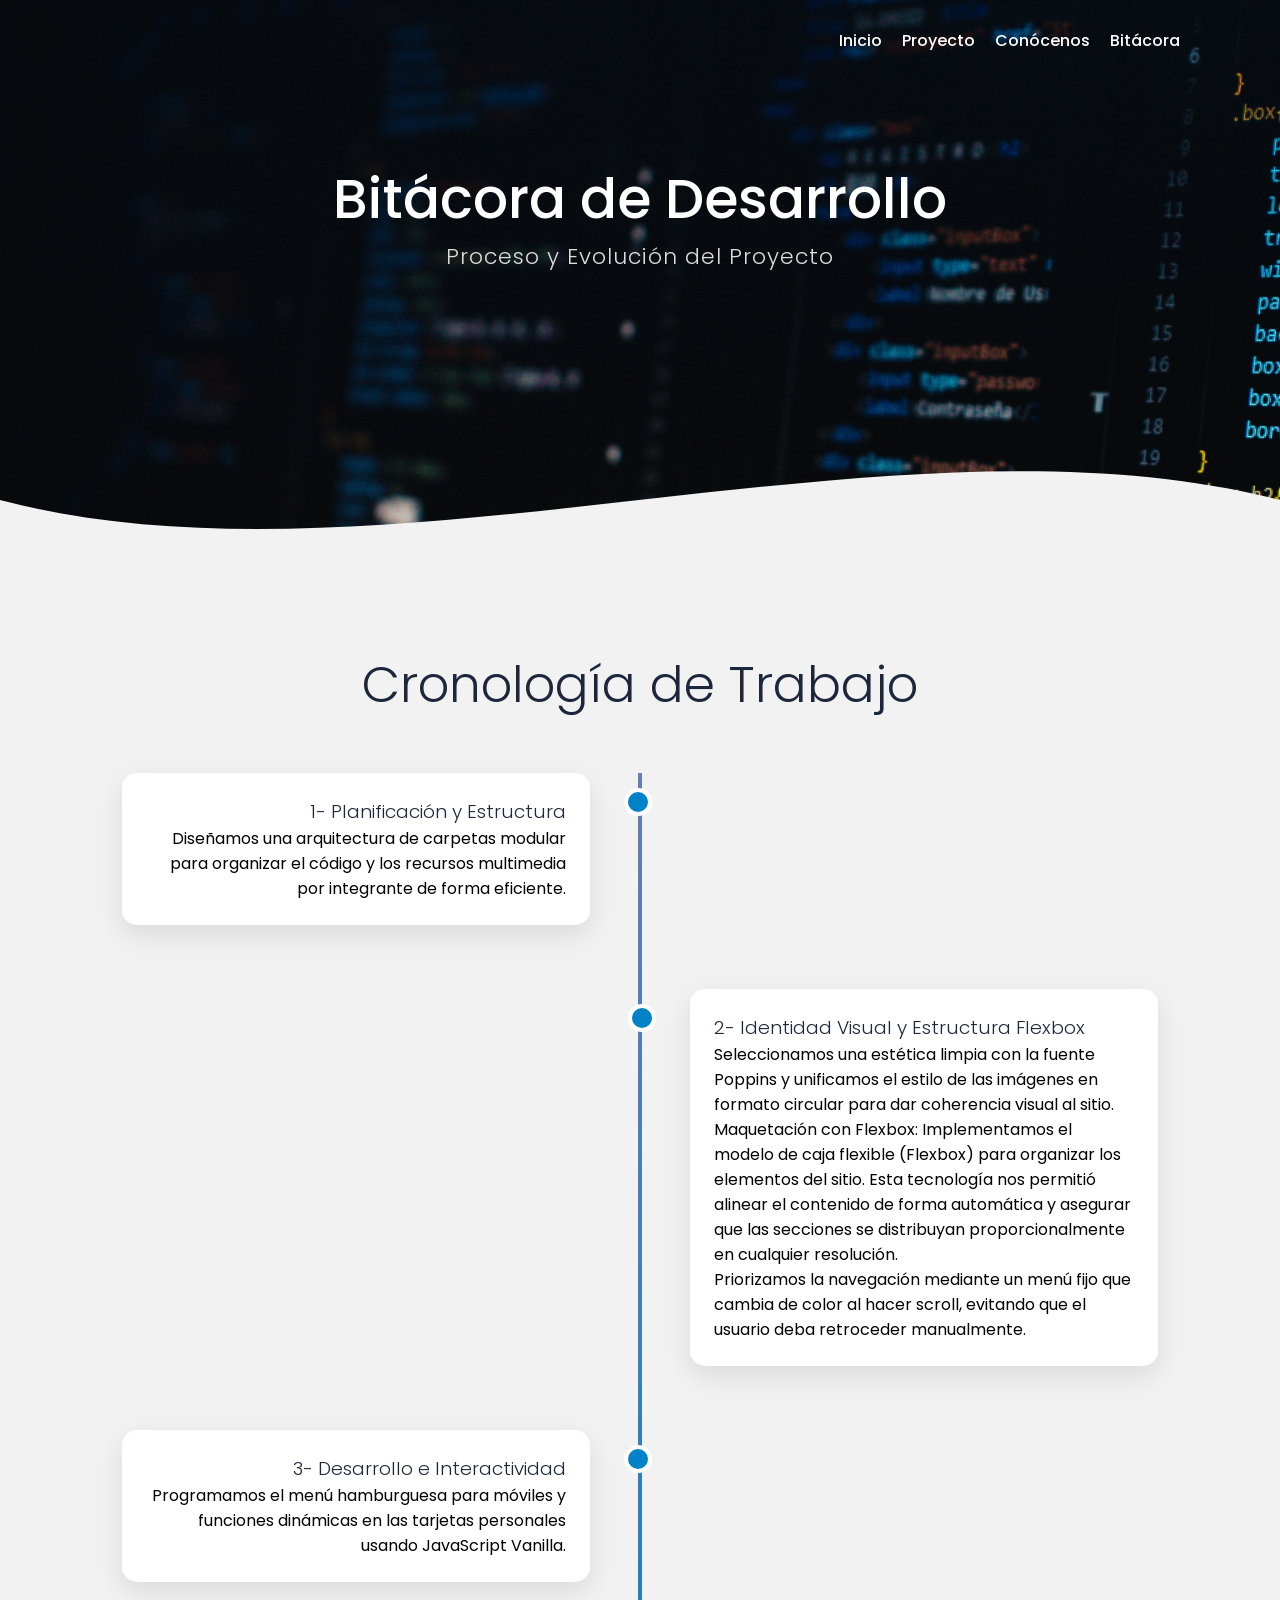
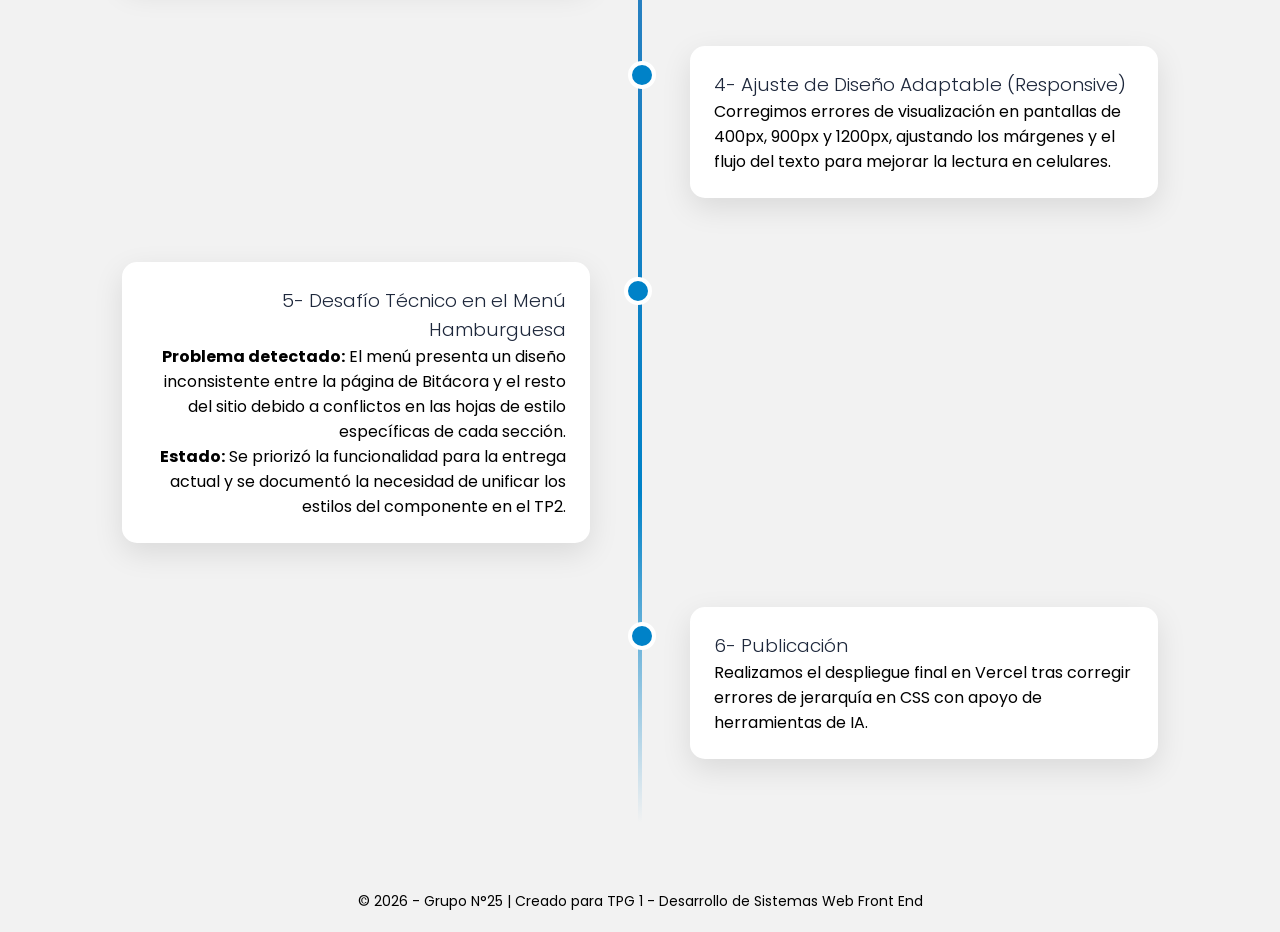
<file: bitacora.html>
<!DOCTYPE html>
<html lang="es">
<head>
    <meta charset="UTF-8">
    <meta name="viewport" content="width=device-width, initial-scale=1.0">
    <title>Bitácora de Desarrollo - Grupo 25</title>
    
    <!-- Vinculación a tu CSS actual (asegurate que el nombre sea exacto) -->
    <link rel="stylesheet" href="css/style.css"> 
    
    <!-- Librerías de iconos y animaciones -->
    <link href="https://unpkg.com/aos@2.3.1/dist/aos.css" rel="stylesheet">
    <link rel="stylesheet" href="https://cdnjs.cloudflare.com/ajax/libs/font-awesome/5.15.4/css/all.min.css">
    
    <!-- Tipografía Poppins -->
    <link href="https://fonts.googleapis.com/css2?family=Poppins:wght@300;400;600&display=swap" rel="stylesheet">
</head>
<body class="bitacora-page">
    <header>
        <!-- Nav idéntico a tu portada para que main.js funcione perfecto -->
        <nav id="nav" class="nav1">
            <div class="contenedor nav">
                <div class="enlaces-header" id="enlaces">
                    <a href="index.html">Inicio</a>
                    <a href="index.html#proyecto">Proyecto</a>
                    <a href="index.html#conocenos">Conócenos</a>
                    <a href="bitacora.html">Bitácora</a>
                </div>
                <!-- Icono de menú para responsive -->
                <div class="hamburger">
                    <i class="fas fa-bars"></i>
                </div>
            </div>
        </nav>

        <section class="textos-header">
            <h1>Bitácora de Desarrollo</h1>
            <h2>Proceso y Evolución del Proyecto</h2>
        </section>

        <!-- Efecto de Ola del encabezado -->
        <div class="wave" style="height: 150px; overflow: hidden;">
            <svg viewBox="0 0 500 150" preserveAspectRatio="none" style="height: 100%; width: 100%;">
                <path d="M-0.00,50.10 C150.00,150.33 349.20,-50.10 500.00,50.10 L500.00,150.33 L-0.00,150.33 Z" style="stroke: none; fill: #f2f2f2;"></path>
            </svg>
        </div>
    </header>

    <main class="conocenos">
        <div class="timeline-container">
            <h2 class="titulo" style="color: #1d273b; margin-bottom: 50px;">Cronología de Trabajo</h2>
            
            <!-- Contenedor de la línea del tiempo alternada -->
            <div class="timeline" style="display: flex; flex-direction: column;">
                
                <!-- Hito 1: A la izquierda -->
                <div class="timeline-item" data-aos="fade-right">
                    <div class="timeline-content">
                        <h3>1- Planificación y Estructura</h3>
                        <p>Diseñamos una arquitectura de carpetas modular para organizar el código y los recursos multimedia por integrante de forma eficiente.</p>
                        
                    </div>
                </div>

                <!-- Hito 2: A la derecha -->
                <div class="timeline-item" data-aos="fade-left">
                    <div class="timeline-content">
                        <h3>2- Identidad Visual y Estructura Flexbox</h3>
                        <p>Seleccionamos una estética limpia con la fuente Poppins y unificamos el estilo de las imágenes en formato circular para dar coherencia visual al sitio.</p>
                        <p>Maquetación con Flexbox: Implementamos el modelo de caja flexible (Flexbox) para organizar los elementos del sitio. Esta tecnología nos permitió alinear el contenido de forma automática y asegurar que las secciones se distribuyan proporcionalmente en cualquier resolución.</p>
                        <p>Priorizamos la navegación mediante un menú fijo que cambia de color al hacer scroll, evitando que el usuario deba retroceder manualmente.</p>
                    </div>
                </div>

                <!-- Hito 3: A la izquierda -->
                <div class="timeline-item" data-aos="fade-right">
                    <div class="timeline-content">
                        <h3>3- Desarrollo e Interactividad</h3>
                        <p>Programamos el menú hamburguesa para móviles y funciones dinámicas en las tarjetas personales usando JavaScript Vanilla.</p>
                    </div>
                </div>

                <!-- Hito 4: A la derecha -->
                <div class="timeline-item" data-aos="fade-left">
                    <div class="timeline-content">
                        <h3>4- Ajuste de Diseño Adaptable (Responsive)</h3>
                        <p>Corregimos errores de visualización en pantallas de 400px, 900px y 1200px, ajustando los márgenes y el flujo del texto para mejorar la lectura en celulares.</p>
                    </div>
                </div>

                <!-- Hito 5: A la izquierda -->
                <div class="timeline-item" data-aos="fade-right">
                    <div class="timeline-content">
                        <h3>5- Desafío Técnico en el Menú Hamburguesa</h3>
                        <p><b>Problema detectado:</b> El menú presenta un diseño inconsistente entre la página de Bitácora y el resto del sitio debido a conflictos en las hojas de estilo específicas de cada sección.</p>
                        <p><b>Estado:</b> Se priorizó la funcionalidad para la entrega actual y se documentó la necesidad de unificar los estilos del componente en el TP2.</p>
                    </div>
                </div>

                <!-- Hito 6: A la derecha -->
                <div class="timeline-item" data-aos="fade-left">
                    <div class="timeline-content">
                        <h3>6- Publicación</h3>
                        <p>Realizamos el despliegue final en Vercel tras corregir errores de jerarquía en CSS con apoyo de herramientas de IA.</p>
                    </div>
                </div>

            </div>
        </div>
    </main>

    <footer>
        <p>© 2026 - Grupo N°25 | Creado para TPG 1 - Desarrollo de Sistemas Web Front End</p>
    </footer>

    <!-- Scripts en orden -->
    <!-- 1. Animaciones AOS -->
    <script src="https://unpkg.com/aos@2.3.1/dist/aos.js"></script>
    <!-- 2. Tu lógica de menú actual -->
    <script src="js/main.js"></script> 
    <!-- 3. Lógica nueva para la línea del tiempo (desvanecimiento) -->
    <script src="js/bitacora.js"></script> 
</body>
</html>
</file>
<file: css/style.css>
@import url('https://fonts.googleapis.com/css2?family=Poppins&display=swap');

*{
    margin: 0;
    padding: 0;
    box-sizing: border-box;    
}

html {
    scroll-behavior: smooth;
}

body{
    font-family: 'Poppins', sans-serif;
}

h1, h2, h3{
    color:#1d273b;
    font-weight: 300;
}

.contenedor{
    width: 90%;
    max-width: 1000px;
    margin: auto;
    overflow: hidden;
}

.contenedor1{
    width: 90%;
    max-width: 1000px;
    margin: auto;
    /*overflow: hidden;*/
    padding: 60px 0;
}

.titulo{
    color: white;
    font-size: 50px;
    text-align: center;
    margin-bottom: 60px;
}

/* Header */

header{
    width: 100%;
    height: 600px;
    background-image: url(../img/inicio/codigo.png);
    background-size: cover;
    background-attachment: fixed;
    position: relative;
}

nav {
    width: 100%;
    height: 80px;
    background: transparent; /* Se vuelve sólido con la clase .nav2 vía JS */
    position: fixed;
    top: 0;
    z-index: 1000; /* Aumentamos un poco por si AOS usa valores altos */
    transition: background 0.5s ease-in-out, height 0.5s;   
}

.nav {
    display: flex;
    justify-content: space-between;
    height: 100%; /* Toma los 80px del padre */
    width: 100%;
    max-width: 1200px; /* Opcional: para que no se estire infinito en monitores 4K */
    margin: 0 auto; /* Centra el contenido si usás max-width */
    align-items: center;
    padding: 0 40px;
}
.enlaces-header{
    font-weight: 300;
    text-decoration: none;
    margin-left: auto;
    display: flex;
    transition: ease-in-out 0.5s;
}

.nav .enlaces-header a{
    color: #ffffff;
    font-weight: 500;
    text-decoration: none;
    margin-right: 20px;
}

/* Clase para que las letras cambien a negro al bajar */
.negro {
    color: #000000 !important;
}

.hamburger{
    display: none;
    text-align: center;
    background: rgba(230, 230, 230, 0.5);
    z-index: 100;
    cursor: pointer;
    transition: color 0.5s ease-in;
}

.hamburger > i{
   font-size: 40px;
   line-height: 80px;
}

/* Ícono blanco cuando nav es transparente */
.hamburger > i {
    color: #ffffff;
}

/* Ícono negro cuando nav se vuelve blanco al hacer scroll */
.nav2 .hamburger > i {
    color: #000000;
}

header .textos-header{
    display: flex;
    height: 430px;
    width: 100%;
    align-items: center;
    justify-content: center;
    flex-direction: column;
    text-align: center;
}

.textos-header h1{
    font-size: 55px;
    text-align: center;
    color: white;
    font-weight: 500;
}

.textos-header h2{
    font-size: 22px;
    color: #ddd;
    letter-spacing: 1px;
}

.wave{
    position: absolute;
    bottom: 0;
    width: 100%;
}

/*Proyecto*/

.contenido-proyecto{
    width: 100%;
    height: 600px;
    display: flex;
    justify-content: space-between;
    align-items: center;
}

.contenido-proyecto > img{
    width:550px;
    animation: ease-in animat 1s;
}

@keyframes animat{
    0%{
        transform: scale(0);
    }100%{
        transform: scale(1);
    }
}

.textos-proyecto{
    margin: 0 0 0 30px;
}

.contenido-proyecto{
    font-weight: 100;
    margin-top: 14px;
    color: #5d6678;
}

.contenido-proyecto a{
    margin: 28px 0 0 0;
    width: 130px;
    display: inline-block;
    background: #4d44df;
    text-align: center;
    color: #ffffff;
    padding: 12px 0;
    text-decoration: none;
    font-weight: 400;
    font-size: 14px;
    border-radius: 5px;
    box-shadow: 0 8px 32px rgba(32, 23, 168, .46);
}

/*Conocenos*/ 

.conocenos{
    background: #f2f2f2;
}
.conocenos .titulo {
    color: #1d273b;
}

.contenedor-integrante{
    display: flex;
    flex-wrap: wrap;
    margin-top: 60px;
    justify-content: space-around;

}

.conocenos{
    background: #f2f2f2;
}

.conocenos .titulo {
    color: #1d273b;
    text-align: center; 
}

.contenedor-integrante{
    display: flex;
    flex-wrap: wrap;
    margin-top: 60px;
    justify-content: space-around;
}

.integrante{
    width: 29%;
    background: #ffffff;
    margin-bottom: 30px;
    border-radius: 10px;
    padding: 45px 30px 40px 30px; 
    transition: 0.5s;

    /* --- AJUSTES PARA ALINEAR EL LINK --- */
    display: flex;
    flex-direction: column; 
    align-items: center;    
}

.integrante:hover{
    box-shadow: 0 4px 10px rgba(17, 29, 48, .26);
}

.integrante > img {
    
    width: 100%;
    max-width: 250px;
    height: 180px;              
    object-fit: cover;          
    border-radius: 8px;
}

.integrante > h3{
    font-size: 24px;
    margin-top: 30px;
    text-align: center;
    color: #1d273b;
}

.integrante > p{
    font-weight: 100;
    color: #5d6678;
    margin-top: 15px;
    padding-bottom: 20px;
    text-align: center; 
}

.integrante > a{
    color: #5d6678;
    font-weight: 400;
    text-decoration: none;
    margin-top: auto; 
    padding-top: 20px; 
}

.integrante > a:hover{
    color: #4d44df;
    transition: color .5s;
}

.conocenos img{
    width: 100%;
    max-width: 250px;
    height: 180px;              
    object-fit: cover;          
    border-radius: 8px;
}


/*Footer*/

footer{
    background: #f2f2f2;
    padding: 20px;
    overflow: hidden;
    display: flex;
    flex-wrap: wrap;
    justify-content: space-evenly;
    margin: auto;
    font-size: 14px;
}



/* ============================================================
   BITÁCORA - DISEÑO BASE (ESCRITORIO)
   ============================================================ */
/* Contenedor principal */
.bitacora-page .timeline-container {
    padding: 3rem 2rem;
    margin: 0 auto;
    max-width: 1100px;
}

/* La línea central con final suavizado */
.bitacora-page .timeline {
    position: relative;
    list-style: none;
    padding: 0;
    display: flex;
    flex-direction: column;
}

.bitacora-page .timeline::before {
    content: "";
    position: absolute;
    left: 50%;
    width: 4px;
    height: 100%;
    /* Degradado que termina en transparente */
    background: linear-gradient(to bottom, #667db6 0%, #0082c8 80%, transparent 100%); 
    transform: translateX(-50%);
    z-index: 0;
}

/* Ítems de la bitácora */
.bitacora-page .timeline-item {
    position: relative;
    margin-bottom: 4rem;
    width: 50%;
    display: flex;
    transition: all 0.5s ease;
}

/* Círculo en la línea */
.bitacora-page .timeline-item::after {
    content: "";
    position: absolute;
    width: 20px;
    height: 20px;
    background: #0082c8;
    border: 4px solid #fff;
    border-radius: 50%;
    top: 15px;
    z-index: 2;
}

/* Alternancia: Izquierda (Impares) */
.bitacora-page .timeline-item:nth-child(odd) {
    align-self: flex-start;
    justify-content: flex-start;
    text-align: right;
    padding-right: 50px;
}
.bitacora-page .timeline-item:nth-child(odd)::after { right: -12px; }

/* Alternancia: Derecha (Pares) */
.bitacora-page .timeline-item:nth-child(even) {
    align-self: flex-end;
    justify-content: flex-end;
    padding-left: 50px;
    text-align: left;
}
.bitacora-page .timeline-item:nth-child(even)::after { left: -12px; }

/* Tarjetas de contenido */
.bitacora-page .timeline-content {
    background: #fff;
    padding: 1.5rem;
    border-radius: 15px;
    box-shadow: 0 10px 30px rgba(0,0,0,0.1);
    width: 100%;
}

/* Color inicial del icono (Blanco para que combine con el header) */
.bitacora-page .hamburger i {
    font-size: 40px;
    line-height: 80px;
}

.bitacora-page .hamburger {
    background: transparent;
}

.bitacora-page .hamburger > i {
    font-size: 24px;
    line-height: 80px;
    color: #ffffff;
}

.nav2.bitacora-page .hamburger > i,
.bitacora-page.nav2 .hamburger > i {
    color: #000000;
}

/* Esto le da el "escudo" sólido al menú al bajar */
.nav2 {
    background-color: #ffffff !important; /* Fondo blanco sólido */
    box-shadow: 0px 2px 10px rgba(0, 0, 0, 0.1); /* Sombra para separarlo del contenido */
    height: 70px; /* Un poco más fino que el original para que quede elegante */
}

/* Forzamos que los enlaces también sean negros sobre el fondo blanco */
.nav2 .enlaces-header a {
    color: #000000 !important;
}
   /* -------------------------------------------------------
   SECCIÓN: PRESENTACIÓN PERSONAL
   ------------------------------------------------------- */
.presentacion h2,
.contenedor1-habilidades h2,
.canciones .titulo,
.peliculas .titulo {
    font-size: 50px;
    color: #1d273b;
    text-align: center;
    margin-bottom: 60px;
    font-weight: 400;
    width: 100%;
}



   .presentacion {
    width: 100%;
    padding: 60px 0;
    background: #ffffff;
    margin: 0;
    overflow: hidden; 
}
 
.contenido-presentacion {
    width: 90%;
    max-width: 1000px;
    margin: auto;
    display: flex;
    flex-wrap: wrap; 
    justify-content: space-between;
    align-items: center;
    gap: 40px;

}
 
.textos-presentacion h2 {
    font-size: 50px; 
    color: #1d273b;
    font-weight: 400;
    margin-bottom: 20px;
}
 
.textos-presentacion p {
    font-weight: 300;
    color: #5d6678;
    margin-bottom: 10px;
    font-size: 16px;
    line-height: 1.7;
}
 
.contenido-presentacion > img {
    width: 320px;
    height: 320px;
    object-fit: cover;
    border-radius: 50%;
    box-shadow: 0 8px 32px rgba(0, 130, 200, 0.2);
    flex-shrink: 0;
}

.foto-presentacion {
    float: right;
    margin-left: 20px;
    margin-bottom: 20px;
    /* Ancho y alto IGUALES para asegurar el círculo */
    width: 250px; 
    height: 250px; 
}

.foto-presentacion img {
    width: 100%;
    height: 100%; /* Forzamos que llene el contenedor cuadrado */
    object-fit: cover; /* Evita que la imagen se estire o se aplaste */
    border-radius: 50%; /* La hace redonda */
    display: block;
}

.contenedor::after {
    content: "";
    display: table;
    clear: both;
}
 
/* -------------------------------------------------------
   SECCIÓN: HABILIDADES
   ------------------------------------------------------- */
.habilidades-seccion-total {
    width: 100%;
    background-color: #f2f2f2; 
    padding: 60px 0;
}


.contenedor1-habilidades {
    width: 90%;
    max-width: 1100px;
    margin: 0 auto;
}

.contenedor1-habilidades h2 {
    font-size: 50px; 
    color: #1d273b;
    margin-bottom: 40px;
    font-weight: 400;
    text-align: center;
}

.flex-habilidades {
    display: flex;
    justify-content: space-between;
    align-items: center;
}

.flex-habilidades img {
    width: 450px;
    height: auto;
}

.box-skills {
    width: 50%;
    text-align: left; 
}

.box-skills h4 {
    font-size: 20px;
    background: #ffffff;
    width: 100%;
    max-width: 420px;
    border-radius: 6px;
    padding: 15px;
    margin-bottom: 15px;
    display: flex;
    align-items: center;
    box-shadow: 0 4px 6px rgba(0,0,0,0.05);
    color: #5d6678;
}

.box-skills i {
    color: #4d44df;
    margin-right: 15px;
}


/* -------------------------------------------------------
   SECCIÓN: PELÍCULAS FAVORITAS
   ------------------------------------------------------- */
.peliculas {
    background: #ffffff;
    padding: 60px 0;
}
 
.contenedor1-peliculas {
    width: 90%;
    max-width: 1000px;
    margin: auto;
}
 
.peliculas .titulo {
    color: #1d273b;
    font-size: 50px;
    text-align: center;
    margin-bottom: 60px;
}
 
.contenedor-peliculas {
    display: flex;
    flex-wrap: wrap;
    justify-content: space-around;
    gap: 30px;
}
 
.pelicula {
    width: 29%;
    background: #ffffff;
    border-radius: 10px;
    padding: 0 0 30px 0;
    box-shadow: 0 4px 16px rgba(17, 29, 48, 0.10);
    overflow: hidden;
    transition: box-shadow 0.4s ease, transform 0.3s ease;
}
 
.pelicula:hover {
    box-shadow: 0 10px 30px rgba(77, 68, 223, 0.22);
    transform: translateY(-4px);
}
 
.pelicula img {
    width: 100%;
    height: 350px;
    object-fit: cover;
    object-position: top; 
    display: block;
}
 
.pelicula h3 {
    font-size: 20px;
    font-weight: 400;
    color: #1d273b;
    margin: 20px 20px 10px 20px;
}
 
.pelicula p {
    font-weight: 300;
    color: #5d6678;
    font-size: 14px;
    line-height: 1.6;
    margin: 0 20px;
}
 
/* -------------------------------------------------------
   SECCIÓN: CANCIONES FAVORITAS
   ------------------------------------------------------- */
.canciones {
    background: #f2f2f2;
    padding: 60px 0;
}
 
.contenedor1-canciones {
    width: 90%;
    max-width: 1000px;
    margin: auto;
}
 
.canciones .titulo {
    color: #1d273b;
    font-size: 50px;
    text-align: center;
    margin-bottom: 60px;
}
 
.contenedor-canciones {
    display: flex;
    flex-wrap: wrap;
    justify-content: space-around;
    gap: 30px;
}
 
.cancion {
    width: 29%;
    background: #ffffff;
    border-radius: 10px;
    padding: 0 0 30px 0;
    box-shadow: 0 4px 16px rgba(17, 29, 48, 0.10);
    overflow: hidden;
    transition: box-shadow 0.4s ease, transform 0.3s ease;
    display: flex;
    flex-direction: column;
    align-items: center;
}
 
.cancion:hover {
    box-shadow: 0 10px 30px rgba(77, 68, 223, 0.22);
    transform: translateY(-4px);
}
 

.cancion img {
    width: 100%;           
    height: 350px;         
    object-fit: cover;     
    object-position: top; 
    display: block;
}
 
.cancion h3 {
    font-size: 18px;
    font-weight: 400;
    color: #1d273b;
    margin: 20px 20px 12px 20px;
    text-align: center;
}
 
.cancion a {
    display: inline-block;
    background: #4d44df;
    color: #ffffff;
    text-decoration: none;
    padding: 10px 28px;
    border-radius: 5px;
    font-size: 14px;
    font-weight: 400;
    box-shadow: 0 8px 24px rgba(32, 23, 168, 0.30);
    transition: background 0.3s ease, box-shadow 0.3s ease;
    margin-top: auto;
}
 
.cancion a:hover {
    background: #3a32c0;
    box-shadow: 0 12px 30px rgba(32, 23, 168, 0.45);
}
 

/*Breakpoints responsive*/

/* =======================================================
   BREAKPOINTS OBLIGATORIOS (Sustituyen a los anteriores)
   ======================================================= */

/* 1. Pantallas de escritorio grandes (1200px) */
@media screen and (max-width: 1200px) {
    .contenedor, .contenedor1, .contenedor1-habilidades, .contenedor1-peliculas, .contenedor1-canciones {
        width: 95%; /* Más aire a los costados */
    }

    /* --- PROYECTO --- */
    .contenido-proyecto > img {
        width: 45%; /* La imagen deja de tener px fijos para ser elástica */
        max-width: 500px;
    }

    .textos-proyecto {
        margin-left: 20px;
    }

    /* --- INTEGRANTES --- */
    .integrante {
        width: 30%; /* Ajuste leve para que entren cómodos los 3 */
        padding: 30px 20px;
    }

    /* --- HABILIDADES --- */
    .flex-habilidades img {
        width: 40%; /* Achicamos la imagen para que no empuje el texto */
        max-width: 400px;
    }

    .box-skills {
        width: 55%; /* Le damos más espacio a los cuadros de habilidades */
    }

    /* --- BITÁCORA --- */
    .bitacora-page .timeline-container { 
        max-width: 95%; 
    }
    .bitacora-page .timeline-item { 
        margin-bottom: 3rem; 
    }
}

/* 2. Tablets o pantallas medianas (900px) */
@media screen and (max-width: 900px) {
    .titulo {
        font-size: 45px;
    }

    .contenido-proyecto {
        flex-direction: column; 
        justify-content: center;
        height: auto;
        padding: 50px 0;
    }

    .contenido-proyecto > img {
        width: 80%; 
        margin-bottom: 30px;
    }

   .contenedor-integrante {
        justify-content: center;
        gap: 20px;
    }

    .integrante {
        width: 45%; /* Mantenemos tus dos columnas */
        padding: 30px 20px; /* Un poco más compacto */
        display: flex; /* Asegura que el margin-top: auto del link funcione */
        flex-direction: column;
        align-items: center;
    }

    .conocenos img {
        width: 100%;       
        height: 200px; /* Tu medida original */
        object-fit: cover; 
        border-radius: 8px; 
    }
    .nav {
        padding: 0 20px;
    }

    .enlaces-header {
        position: fixed;
        background: linear-gradient(to right, #667db6, #0082c8, #0082c8, #667db6);
        top: 0;
        right: 0;
        width: 100%;
        height: 100vh;
        display: flex;
        align-items: center;
        flex-direction: column;
        justify-content: space-evenly;
        clip-path: circle(0.0% at 100% 0);
        z-index: 2000;
    }

    .hamburger {
        display: block; 
        z-index: 1001;
        margin-left: auto;
    }

    /* Clase que activa el JS al hacer clic */
    .nav .menudos {
        clip-path: circle(150% at 100% 0);
    }

    .nav .enlaces-header a,
    .nav .enlaces-header a.negro,
    body .nav .enlaces-header a {
        color: #ffffff !important;
    }


    /* BITACORA */

    /* Adaptación Tablet: Todo a una columna */
    .bitacora-page .timeline::before { left: 20px; }
    
    .bitacora-page .timeline-item {
        width: 100% !important;
        padding-left: 45px !important;
        padding-right: 0 !important;
        text-align: left !important;
        justify-content: flex-start !important;
        align-self: flex-start !important;
    }

    .bitacora-page .timeline-item::after { left: 8px !important; }

    /* Cambio de color cuando el nav se vuelve blanco al bajar (clase .abajo) */
    .nav2 .hamburger i {
        color: #000000 !important;
    }

    /* PRESENTACIÓN INTEGRANTES */

    .textos-presentacion h2,
    .contenedor1-habilidades h2,
    .peliculas .titulo,
    .canciones .titulo {
        font-size: 35px;
        margin-bottom: 40px;
    }

    /* Presentación en una sola columna */
    .contenido-presentacion {
        flex-direction: column;
        text-align: center;
    }

    .textos-presentacion {
        width: 100%;
    }

    .contenido-presentacion > img {
        width: 250px;
        height: 250px;
    }

}

@media screen and (max-width: 900px) {

    .foto-presentacion {
        float: none !important; /* Forzamos que deje de flotar */
        display: block; 
        margin: 0 auto 30px auto;  
        width: 250px;              
        height: 250px;
    }

    .foto-presentacion img {
        width: 100%;
        height: 100%;
        object-fit: cover;
        border-radius: 50%;        
    }

    .contenedor p {
        text-align: center;
        margin-bottom: 15px;
    }

    .flex-habilidades {
        display: flex; /* Aseguramos que sea flex para que tome la dirección */
        flex-direction: column;
        gap: 30px;
        align-items: center;
    }

    .flex-habilidades img {
        width: 90%;
        max-width: 350px;
    }

    .box-skills {
        width: 100%;
        display: flex;
        flex-direction: column;
        align-items: center;
    }

    /* Películas y Canciones: Ajuste a 2 columnas */
    .pelicula, .cancion {
        width: 45% !important;
        display: inline-block; 
    }

    .contenedor-canciones {
        display: flex;
        flex-wrap: wrap;
        justify-content: center;
        gap: 10px;
    }

    .cancion {
        width: 45%;
        margin-bottom: 20px;
    }

}

/* 3. Dispositivos móviles pequeños (400px) */
@media screen and (max-width: 400px) {
    .textos-header h1 {
        font-size: 30px; 
    }
        
    .integrante {
        width: 95%; 
    }

    .footer p {
        font-size: 10px; 
    }

    /* BITACORA */
    .bitacora-page .timeline-container { 
        padding: 10px; 
    }
    .bitacora-page .timeline-content h3 { 
        font-size: 1.1rem; 
    }


    /* PRESENTACIÓN INTEGRANTES*/
    .textos-presentacion h2 {
    font-size: 26px;
    text-align: center; 
    }


    .foto-presentacion {
        float: none !important;       
        display: block;              
        margin: 0 auto 20px auto;    
        width: 200px !important;     
        height: 200px !important;    
    }

    .foto-presentacion img {
        width: 100%;
        height: 100%;
        object-fit: cover;           
        border-radius: 50%;          
    }

    .contenedor p {
        text-align: center;          
        width: 100%;                
        clear: both;                 
    }
 
    /* Habilidades */
    .box-skills h4 {
        font-size: 15px;
        padding: 12px 16px;
    }
 
    /* Películas */
    .pelicula {
        width: 95%;
    }
 
    .peliculas .titulo,
    .canciones .titulo {
        font-size: 36px;
    }
 
    /* Canciones */
    .cancion {
        width: 95%;
    }
}
</file>
